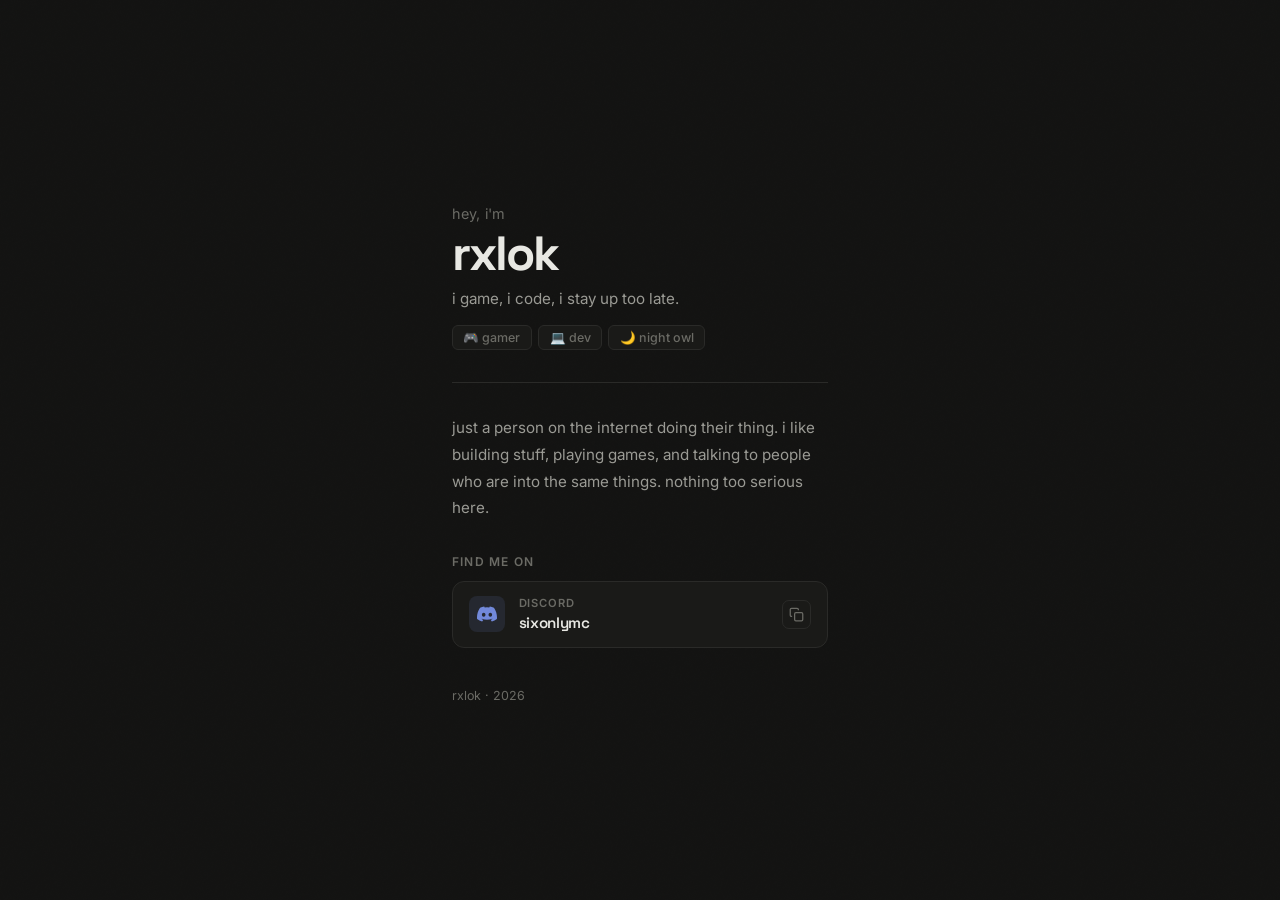
<file: index.html>
<!DOCTYPE html>
<html lang="en">
<head>
  <meta charset="UTF-8" />
  <meta name="viewport" content="width=device-width, initial-scale=1.0" />
  <title>rxlok — about me</title>
  <link rel="preconnect" href="https://fonts.googleapis.com" />
  <link rel="preconnect" href="https://fonts.gstatic.com" crossorigin />
  <link href="https://fonts.googleapis.com/css2?family=Inter:wght@300;400;500;600;700&family=Space+Grotesk:wght@400;500;700&display=swap" rel="stylesheet" />
  <link rel="stylesheet" href="style.css" />
</head>
<body>

  <div class="noise"></div>

  <main class="container">

    <!-- Hero -->
    <section class="hero">
      <p class="greeting">hey, i'm</p>
      <h1 class="name">rxlok</h1>
      <p class="tagline">i game, i code, i stay up too late.</p>

      <div class="badges">
        <span class="badge">🎮 gamer</span>
        <span class="badge">💻 dev</span>
        <span class="badge">🌙 night owl</span>
      </div>
    </section>

    <div class="divider"></div>

    <!-- About blurb -->
    <section class="about">
      <p>
        just a person on the internet doing their thing. i like building stuff, playing games, and talking to people who are into the same things. nothing too serious here.
      </p>
    </section>

    <!-- Contact -->
    <section class="contact">
      <p class="section-label">find me on</p>
      <div class="card card--discord">
        <div class="card-icon">
          <svg viewBox="0 0 24 24" fill="currentColor" width="20" height="20">
            <path d="M20.317 4.37a19.791 19.791 0 0 0-4.885-1.515.074.074 0 0 0-.079.037c-.21.375-.444.864-.608 1.25a18.27 18.27 0 0 0-5.487 0 12.64 12.64 0 0 0-.617-1.25.077.077 0 0 0-.079-.037A19.736 19.736 0 0 0 3.677 4.37a.07.07 0 0 0-.032.027C.533 9.046-.32 13.58.099 18.057a.082.082 0 0 0 .031.057 19.9 19.9 0 0 0 5.993 3.03.078.078 0 0 0 .084-.028 14.09 14.09 0 0 0 1.226-1.994.076.076 0 0 0-.041-.106 13.107 13.107 0 0 1-1.872-.892.077.077 0 0 1-.008-.128 10.2 10.2 0 0 0 .372-.292.074.074 0 0 1 .077-.01c3.928 1.793 8.18 1.793 12.062 0a.074.074 0 0 1 .078.01c.12.098.246.198.373.292a.077.077 0 0 1-.006.127 12.299 12.299 0 0 1-1.873.892.077.077 0 0 0-.041.107c.36.698.772 1.362 1.225 1.993a.076.076 0 0 0 .084.028 19.839 19.839 0 0 0 6.002-3.03.077.077 0 0 0 .032-.054c.5-5.177-.838-9.674-3.549-13.66a.061.061 0 0 0-.031-.03zM8.02 15.33c-1.183 0-2.157-1.085-2.157-2.419 0-1.333.956-2.419 2.157-2.419 1.21 0 2.176 1.096 2.157 2.42 0 1.333-.956 2.418-2.157 2.418zm7.975 0c-1.183 0-2.157-1.085-2.157-2.419 0-1.333.955-2.419 2.157-2.419 1.21 0 2.176 1.096 2.157 2.42 0 1.333-.946 2.418-2.157 2.418z"/>
          </svg>
        </div>
        <div class="card-content">
          <p class="card-label">Discord</p>
          <p class="card-value">sixonlymc</p>
        </div>
        <button class="copy-btn" onclick="copyText('sixonlymc', this)" title="Copy username">
          <svg viewBox="0 0 24 24" fill="none" stroke="currentColor" stroke-width="2" width="15" height="15">
            <rect x="9" y="9" width="13" height="13" rx="2" ry="2"></rect>
            <path d="M5 15H4a2 2 0 0 1-2-2V4a2 2 0 0 1 2-2h9a2 2 0 0 1 2 2v1"></path>
          </svg>
        </button>
      </div>
    </section>

    <!-- Footer -->
    <footer class="footer">
      <p>rxlok · <span class="year">2026</span></p>
    </footer>

  </main>

  <script src="67.js"></script>
  <script src="script.js"></script>
</body>
</html>
</file>
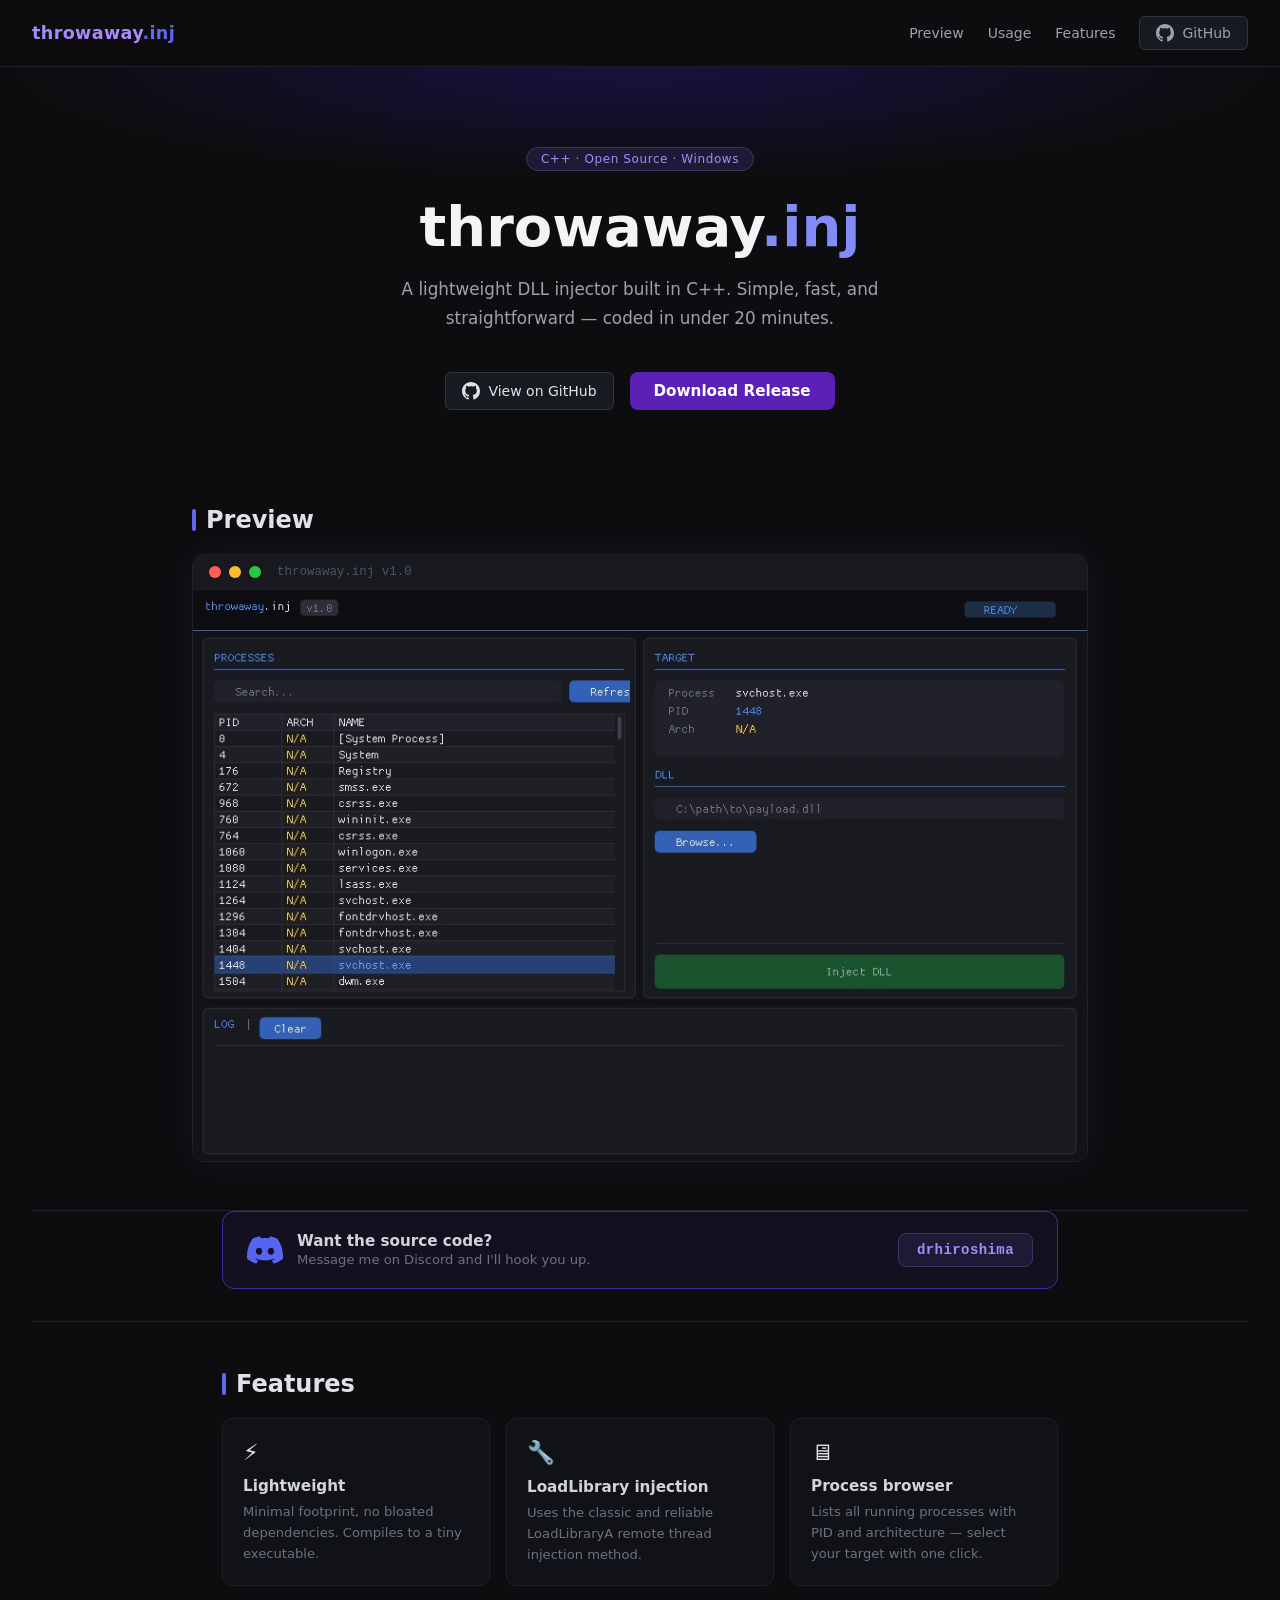
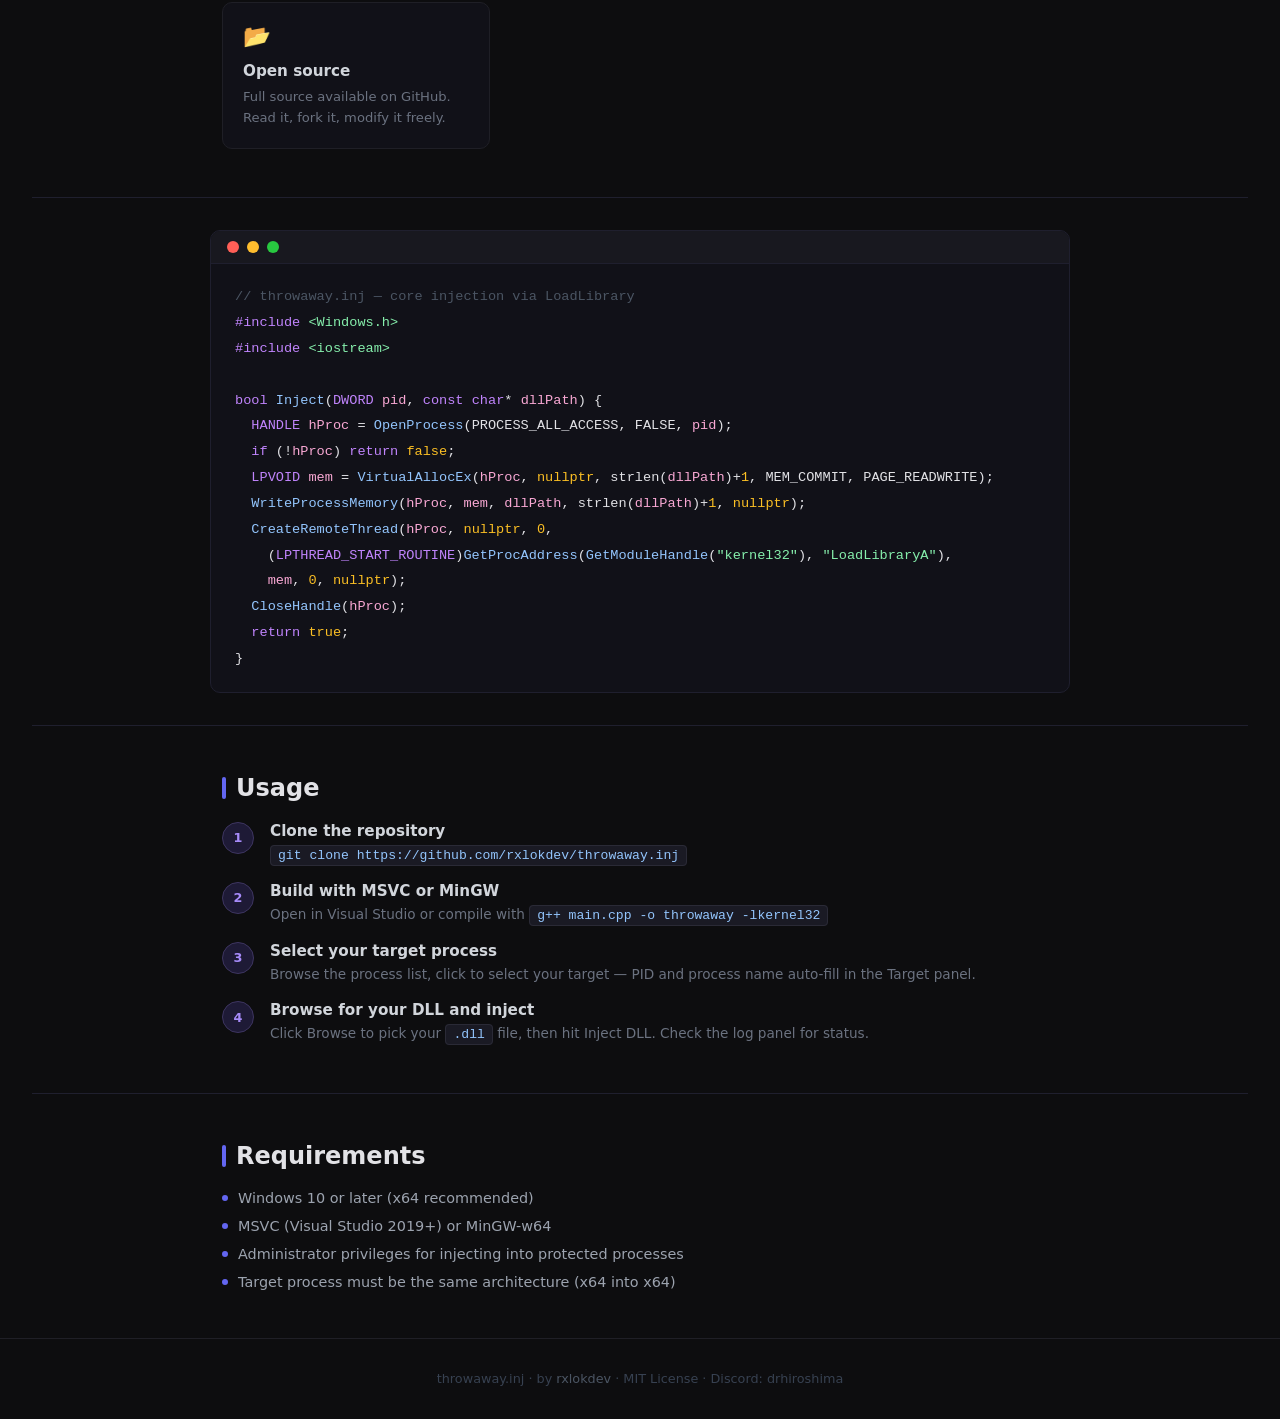
<file: index.html.html>
<!DOCTYPE html>
<html lang="en">
<head>
<meta charset="UTF-8">
<meta name="viewport" content="width=device-width, initial-scale=1.0">
<title>throwaway.inj — DLL Injector</title>
<style>
  * { margin: 0; padding: 0; box-sizing: border-box; }
  body { background: #0d0d0f; color: #e2e2e6; font-family: 'Segoe UI', system-ui, sans-serif; min-height: 100vh; }

  nav {
    display: flex; align-items: center; justify-content: space-between;
    padding: 1rem 2rem; border-bottom: 1px solid #1f1f26;
    background: #0d0d0f; position: sticky; top: 0; z-index: 10;
  }
  .logo { font-size: 1.1rem; font-weight: 600; color: #a78bfa; letter-spacing: 0.02em; }
  .logo span { color: #6366f1; }
  .nav-links { display: flex; gap: 1.5rem; align-items: center; }
  .nav-links a { color: #9ca3af; font-size: 0.875rem; text-decoration: none; transition: color 0.2s; }
  .nav-links a:hover { color: #e2e2e6; }

  .gh-btn {
    display: inline-flex; align-items: center; gap: 8px;
    background: #161b22; color: #e2e2e6; border: 1px solid #30363d;
    padding: 7px 16px; border-radius: 6px; font-size: 0.875rem;
    text-decoration: none; transition: background 0.2s, border-color 0.2s;
    font-weight: 500;
  }
  .gh-btn:hover { background: #21262d; border-color: #8b949e; color: #fff; }
  .gh-icon { width: 18px; height: 18px; fill: currentColor; }

  .hero {
    text-align: center; padding: 5rem 2rem 3rem;
    background: radial-gradient(ellipse 70% 40% at 50% 0%, #1a1040 0%, transparent 70%);
  }
  .badge {
    display: inline-block; background: #1e1a36; color: #a78bfa;
    border: 1px solid #3d3560; border-radius: 999px; font-size: 0.75rem;
    padding: 4px 14px; margin-bottom: 1.5rem; letter-spacing: 0.05em;
  }
  h1 { font-size: clamp(2rem, 5vw, 3.5rem); font-weight: 700; color: #f4f4f6; line-height: 1.15; margin-bottom: 1rem; }
  h1 .accent { color: #818cf8; }
  .hero-sub { color: #9ca3af; font-size: 1.05rem; max-width: 520px; margin: 0 auto 2.5rem; line-height: 1.7; }

  .hero-btns { display: flex; gap: 1rem; justify-content: center; flex-wrap: wrap; }
  .btn-primary {
    display: inline-flex; align-items: center; gap: 8px;
    background: #5b21b6; color: #fff; border: none;
    padding: 10px 24px; border-radius: 8px; font-size: 0.95rem; font-weight: 600;
    text-decoration: none; transition: background 0.2s, transform 0.15s;
  }
  .btn-primary:hover { background: #6d28d9; transform: translateY(-1px); }

  .preview-section { padding: 3rem 2rem; max-width: 960px; margin: 0 auto; }
  .preview-section h2 { font-size: 1.5rem; font-weight: 600; color: #e2e2e6; margin-bottom: 1.25rem; display: flex; align-items: center; gap: 10px; }
  .preview-section h2::before { content: ''; display: inline-block; width: 4px; height: 22px; background: #6366f1; border-radius: 2px; }
  .preview-wrap { border: 1px solid #1f1f2e; border-radius: 12px; overflow: hidden; background: #111118; box-shadow: 0 0 40px rgba(99,102,241,0.08); }
  .preview-bar { background: #18181f; padding: 10px 16px; display: flex; gap: 8px; border-bottom: 1px solid #1f1f2e; align-items: center; }
  .dot { width: 12px; height: 12px; border-radius: 50%; }
  .dot-r { background: #ff5f57; } .dot-y { background: #ffbd2e; } .dot-g { background: #28c840; }
  .preview-bar span { color: #4b5563; font-size: 0.78rem; margin-left: 8px; font-family: monospace; }
  .preview-wrap img { width: 100%; display: block; }

  .code-strip { background: #111118; border: 1px solid #1f1f2e; border-radius: 10px; overflow: hidden; max-width: 860px; margin: 0 auto 2rem; }
  .code-bar { background: #18181f; padding: 10px 16px; display: flex; gap: 8px; border-bottom: 1px solid #1f1f2e; }
  .code-body { padding: 1.25rem 1.5rem; font-family: 'Cascadia Code', 'Fira Code', monospace; font-size: 0.85rem; line-height: 1.9; overflow-x: auto; }
  .c-kw { color: #c084fc; } .c-fn { color: #93c5fd; } .c-str { color: #86efac; }
  .c-cm { color: #4b5563; } .c-var { color: #f9a8d4; } .c-num { color: #fbbf24; }

  section { padding: 3rem 2rem; max-width: 900px; margin: 0 auto; }
  h2 { font-size: 1.5rem; font-weight: 600; color: #e2e2e6; margin-bottom: 1.25rem; display: flex; align-items: center; gap: 10px; }
  h2::before { content: ''; display: inline-block; width: 4px; height: 22px; background: #6366f1; border-radius: 2px; }

  .cards { display: grid; grid-template-columns: repeat(auto-fit, minmax(200px, 1fr)); gap: 1rem; margin-top: 1rem; }
  .card { background: #111118; border: 1px solid #1f1f26; border-radius: 10px; padding: 1.25rem; transition: border-color 0.2s; }
  .card:hover { border-color: #3730a3; }
  .card-icon { font-size: 1.4rem; margin-bottom: 0.75rem; }
  .card h3 { font-size: 0.95rem; font-weight: 600; color: #d1d5db; margin-bottom: 0.4rem; }
  .card p { font-size: 0.82rem; color: #6b7280; line-height: 1.6; }

  .steps { display: flex; flex-direction: column; gap: 1rem; }
  .step { display: flex; gap: 1rem; align-items: flex-start; }
  .step-num { min-width: 32px; height: 32px; background: #1e1a36; color: #a78bfa; border-radius: 50%; display: flex; align-items: center; justify-content: center; font-size: 0.8rem; font-weight: 700; border: 1px solid #3d3560; }
  .step-body h4 { font-size: 0.95rem; color: #d1d5db; margin-bottom: 0.25rem; font-weight: 600; }
  .step-body p { font-size: 0.85rem; color: #6b7280; line-height: 1.6; }
  code { background: #1a1a24; border: 1px solid #2a2a36; border-radius: 4px; padding: 2px 7px; font-family: monospace; font-size: 0.82rem; color: #93c5fd; }

  .req-list { list-style: none; display: flex; flex-direction: column; gap: 0.75rem; }
  .req-list li { display: flex; align-items: center; gap: 10px; font-size: 0.9rem; color: #9ca3af; }
  .req-list li::before { content: ''; display: inline-block; width: 6px; height: 6px; background: #6366f1; border-radius: 50%; flex-shrink: 0; }

  .discord-banner { max-width: 900px; margin: 0 auto 1rem; padding: 0 2rem; }
  .discord-inner {
    display: flex; align-items: center; justify-content: space-between; flex-wrap: wrap; gap: 1rem;
    background: #13111f; border: 1px solid #3730a3; border-radius: 12px; padding: 1.25rem 1.5rem;
  }
  .discord-left { display: flex; align-items: center; gap: 14px; }
  .discord-logo { width: 36px; height: 36px; flex-shrink: 0; }
  .discord-text h4 { font-size: 0.95rem; font-weight: 600; color: #d1d5db; margin-bottom: 2px; }
  .discord-text p { font-size: 0.82rem; color: #6b7280; }
  .discord-tag { background: #1e1a36; color: #a78bfa; border: 1px solid #3d3560; border-radius: 8px; padding: 8px 18px; font-size: 0.875rem; font-weight: 600; font-family: monospace; letter-spacing: 0.03em; white-space: nowrap; }

  footer { text-align: center; padding: 2rem; border-top: 1px solid #1f1f26; color: #374151; font-size: 0.8rem; }
  footer a { color: #4b5563; text-decoration: none; }
  footer a:hover { color: #9ca3af; }
  .divider { border: none; border-top: 1px solid #1f1f2e; margin: 0 2rem; }
</style>
</head>
<body>

  <nav>
    <div class="logo">throwaway<span>.inj</span></div>
    <div class="nav-links">
      <a href="#preview">Preview</a>
      <a href="#usage">Usage</a>
      <a href="#features">Features</a>
      <a href="https://github.com/rxlokdev/throwaway.inj" class="gh-btn" target="_blank" rel="noopener">
        <svg class="gh-icon" viewBox="0 0 16 16" aria-hidden="true"><path d="M8 0C3.58 0 0 3.58 0 8c0 3.54 2.29 6.53 5.47 7.59.4.07.55-.17.55-.38 0-.19-.01-.82-.01-1.49-2.01.37-2.53-.49-2.69-.94-.09-.23-.48-.94-.82-1.13-.28-.15-.68-.52-.01-.53.63-.01 1.08.58 1.23.82.72 1.21 1.87.87 2.33.66.07-.52.28-.87.51-1.07-1.78-.2-3.64-.89-3.64-3.95 0-.87.31-1.59.82-2.15-.08-.2-.36-1.02.08-2.12 0 0 .67-.21 2.2.82.64-.18 1.32-.27 2-.27.68 0 1.36.09 2 .27 1.53-1.04 2.2-.82 2.2-.82.44 1.1.16 1.92.08 2.12.51.56.82 1.27.82 2.15 0 3.07-1.87 3.75-3.65 3.95.29.25.54.73.54 1.48 0 1.07-.01 1.93-.01 2.2 0 .21.15.46.55.38A8.013 8.013 0 0016 8c0-4.42-3.58-8-8-8z"/></svg>
        GitHub
      </a>
    </div>
  </nav>

  <div class="hero">
    <div class="badge">C++ &middot; Open Source &middot; Windows</div>
    <h1>throwaway<span class="accent">.inj</span></h1>
    <p class="hero-sub">A lightweight DLL injector built in C++. Simple, fast, and straightforward &mdash; coded in under 20 minutes.</p>
    <div class="hero-btns">
      <a href="https://github.com/rxlokdev/throwaway.inj" class="gh-btn" target="_blank" rel="noopener">
        <svg class="gh-icon" viewBox="0 0 16 16" aria-hidden="true"><path d="M8 0C3.58 0 0 3.58 0 8c0 3.54 2.29 6.53 5.47 7.59.4.07.55-.17.55-.38 0-.19-.01-.82-.01-1.49-2.01.37-2.53-.49-2.69-.94-.09-.23-.48-.94-.82-1.13-.28-.15-.68-.52-.01-.53.63-.01 1.08.58 1.23.82.72 1.21 1.87.87 2.33.66.07-.52.28-.87.51-1.07-1.78-.2-3.64-.89-3.64-3.95 0-.87.31-1.59.82-2.15-.08-.2-.36-1.02.08-2.12 0 0 .67-.21 2.2.82.64-.18 1.32-.27 2-.27.68 0 1.36.09 2 .27 1.53-1.04 2.2-.82 2.2-.82.44 1.1.16 1.92.08 2.12.51.56.82 1.27.82 2.15 0 3.07-1.87 3.75-3.65 3.95.29.25.54.73.54 1.48 0 1.07-.01 1.93-.01 2.2 0 .21.15.46.55.38A8.013 8.013 0 0016 8c0-4.42-3.58-8-8-8z"/></svg>
        View on GitHub
      </a>
      <a href="https://github.com/rxlokdev/throwaway.inj/releases" class="btn-primary" target="_blank" rel="noopener">
        Download Release
      </a>
    </div>
  </div>

  <div class="preview-section" id="preview">
    <h2>Preview</h2>
    <div class="preview-wrap">
      <div class="preview-bar">
        <div class="dot dot-r"></div><div class="dot dot-y"></div><div class="dot dot-g"></div>
        <span>throwaway.inj v1.0</span>
      </div>
      <img src="[data-uri]" alt="throwaway.inj application screenshot" />
    </div>
  </div>

  <hr class="divider">

  <div class="discord-banner">
    <div class="discord-inner">
      <div class="discord-left">
        <svg class="discord-logo" viewBox="0 0 127.14 96.36" xmlns="http://www.w3.org/2000/svg">
          <path fill="#5865F2" d="M107.7 8.07A105.15 105.15 0 0081.47 0a72.06 72.06 0 00-3.36 6.83 97.68 97.68 0 00-29.11 0A72.37 72.37 0 0045.64 0a105.89 105.89 0 00-26.25 8.09C2.79 32.65-1.71 56.6.54 80.21a105.73 105.73 0 0032.17 16.15 77.7 77.7 0 006.89-11.11 68.42 68.42 0 01-10.85-5.18c.91-.66 1.8-1.34 2.66-2a75.57 75.57 0 0064.32 0c.87.71 1.76 1.39 2.66 2a68.68 68.68 0 01-10.87 5.19 77 77 0 006.89 11.1 105.25 105.25 0 0032.19-16.14c2.64-27.38-4.51-51.11-18.9-72.15zM42.45 65.69C36.18 65.69 31 60 31 53s5-12.74 11.43-12.74S54 46 53.89 53s-5.05 12.69-11.44 12.69zm42.24 0C78.41 65.69 73.25 60 73.25 53s5-12.74 11.44-12.74S96.23 46 96.12 53s-5.04 12.69-11.43 12.69z"/>
        </svg>
        <div class="discord-text">
          <h4>Want the source code?</h4>
          <p>Message me on Discord and I'll hook you up.</p>
        </div>
      </div>
      <div class="discord-tag">drhiroshima</div>
    </div>
  </div>

  <hr class="divider" style="margin-top:2rem">

  <section id="features">
    <h2>Features</h2>
    <div class="cards">
      <div class="card">
        <div class="card-icon">&#9889;</div>
        <h3>Lightweight</h3>
        <p>Minimal footprint, no bloated dependencies. Compiles to a tiny executable.</p>
      </div>
      <div class="card">
        <div class="card-icon">&#128295;</div>
        <h3>LoadLibrary injection</h3>
        <p>Uses the classic and reliable LoadLibraryA remote thread injection method.</p>
      </div>
      <div class="card">
        <div class="card-icon">&#128421;</div>
        <h3>Process browser</h3>
        <p>Lists all running processes with PID and architecture &mdash; select your target with one click.</p>
      </div>
      <div class="card">
        <div class="card-icon">&#128194;</div>
        <h3>Open source</h3>
        <p>Full source available on GitHub. Read it, fork it, modify it freely.</p>
      </div>
    </div>
  </section>

  <hr class="divider">

  <div class="code-strip" style="margin: 2rem auto;">
    <div class="code-bar">
      <div class="dot dot-r"></div><div class="dot dot-y"></div><div class="dot dot-g"></div>
    </div>
    <div class="code-body">
      <span class="c-cm">// throwaway.inj &mdash; core injection via LoadLibrary</span><br>
      <span class="c-kw">#include</span> <span class="c-str">&lt;Windows.h&gt;</span><br>
      <span class="c-kw">#include</span> <span class="c-str">&lt;iostream&gt;</span><br><br>
      <span class="c-kw">bool</span> <span class="c-fn">Inject</span>(<span class="c-kw">DWORD</span> <span class="c-var">pid</span>, <span class="c-kw">const char</span>* <span class="c-var">dllPath</span>) {<br>
      &nbsp;&nbsp;<span class="c-kw">HANDLE</span> <span class="c-var">hProc</span> = <span class="c-fn">OpenProcess</span>(PROCESS_ALL_ACCESS, FALSE, <span class="c-var">pid</span>);<br>
      &nbsp;&nbsp;<span class="c-kw">if</span> (!<span class="c-var">hProc</span>) <span class="c-kw">return</span> <span class="c-num">false</span>;<br>
      &nbsp;&nbsp;<span class="c-kw">LPVOID</span> <span class="c-var">mem</span> = <span class="c-fn">VirtualAllocEx</span>(<span class="c-var">hProc</span>, <span class="c-num">nullptr</span>, strlen(<span class="c-var">dllPath</span>)+<span class="c-num">1</span>, MEM_COMMIT, PAGE_READWRITE);<br>
      &nbsp;&nbsp;<span class="c-fn">WriteProcessMemory</span>(<span class="c-var">hProc</span>, <span class="c-var">mem</span>, <span class="c-var">dllPath</span>, strlen(<span class="c-var">dllPath</span>)+<span class="c-num">1</span>, <span class="c-num">nullptr</span>);<br>
      &nbsp;&nbsp;<span class="c-fn">CreateRemoteThread</span>(<span class="c-var">hProc</span>, <span class="c-num">nullptr</span>, <span class="c-num">0</span>,<br>
      &nbsp;&nbsp;&nbsp;&nbsp;(<span class="c-kw">LPTHREAD_START_ROUTINE</span>)<span class="c-fn">GetProcAddress</span>(<span class="c-fn">GetModuleHandle</span>(<span class="c-str">"kernel32"</span>), <span class="c-str">"LoadLibraryA"</span>),<br>
      &nbsp;&nbsp;&nbsp;&nbsp;<span class="c-var">mem</span>, <span class="c-num">0</span>, <span class="c-num">nullptr</span>);<br>
      &nbsp;&nbsp;<span class="c-fn">CloseHandle</span>(<span class="c-var">hProc</span>);<br>
      &nbsp;&nbsp;<span class="c-kw">return</span> <span class="c-num">true</span>;<br>
      }
    </div>
  </div>

  <hr class="divider">

  <section id="usage">
    <h2>Usage</h2>
    <div class="steps">
      <div class="step">
        <div class="step-num">1</div>
        <div class="step-body">
          <h4>Clone the repository</h4>
          <p><code>git clone https://github.com/rxlokdev/throwaway.inj</code></p>
        </div>
      </div>
      <div class="step">
        <div class="step-num">2</div>
        <div class="step-body">
          <h4>Build with MSVC or MinGW</h4>
          <p>Open in Visual Studio or compile with <code>g++ main.cpp -o throwaway -lkernel32</code></p>
        </div>
      </div>
      <div class="step">
        <div class="step-num">3</div>
        <div class="step-body">
          <h4>Select your target process</h4>
          <p>Browse the process list, click to select your target &mdash; PID and process name auto-fill in the Target panel.</p>
        </div>
      </div>
      <div class="step">
        <div class="step-num">4</div>
        <div class="step-body">
          <h4>Browse for your DLL and inject</h4>
          <p>Click Browse to pick your <code>.dll</code> file, then hit Inject DLL. Check the log panel for status.</p>
        </div>
      </div>
    </div>
  </section>

  <hr class="divider">

  <section id="requirements">
    <h2>Requirements</h2>
    <ul class="req-list">
      <li>Windows 10 or later (x64 recommended)</li>
      <li>MSVC (Visual Studio 2019+) or MinGW-w64</li>
      <li>Administrator privileges for injecting into protected processes</li>
      <li>Target process must be the same architecture (x64 into x64)</li>
    </ul>
  </section>

  <footer>
    <p>throwaway.inj &middot; by <a href="https://github.com/rxlokdev" target="_blank">rxlokdev</a> &middot; MIT License &middot; Discord: drhiroshima</p>
  </footer>

</body>
</html>
</file>
<file: style.css>
*, *::before, *::after {
  box-sizing: border-box;
  margin: 0;
  padding: 0;
}

:root {
  --bg: #111110;
  --surface: #1a1a18;
  --surface-hover: #202020;
  --border: #2a2a28;
  --border-hover: #3a3a38;
  --text: #e8e8e3;
  --text-muted: #6b6b65;
  --text-soft: #9a9a94;
  --accent: #c8b8ff;
  --discord: #7289da;
  --radius: 12px;
}

html { scroll-behavior: smooth; }

body {
  background: var(--bg);
  color: var(--text);
  font-family: 'Inter', sans-serif;
  min-height: 100vh;
  display: flex;
  align-items: center;
  justify-content: center;
  overflow-x: hidden;
  -webkit-font-smoothing: antialiased;
}

/* subtle paper noise overlay */
.noise {
  position: fixed;
  inset: 0;
  pointer-events: none;
  z-index: 0;
  opacity: 0.035;
  background-image: url("data:image/svg+xml,%3Csvg viewBox='0 0 200 200' xmlns='http://www.w3.org/2000/svg'%3E%3Cfilter id='n'%3E%3CfeTurbulence type='fractalNoise' baseFrequency='0.9' numOctaves='4' stitchTiles='stitch'/%3E%3C/filter%3E%3Crect width='100%25' height='100%25' filter='url(%23n)'/%3E%3C/svg%3E");
  background-size: 180px 180px;
}

/* ── Layout ── */
.container {
  position: relative;
  z-index: 1;
  width: 100%;
  max-width: 440px;
  padding: 3.5rem 2rem 3rem;
  display: flex;
  flex-direction: column;
  gap: 2rem;
}

/* ── Hero ── */
.hero {
  display: flex;
  flex-direction: column;
  gap: 0.5rem;
}

.greeting {
  font-size: 0.9rem;
  color: var(--text-muted);
  font-weight: 400;
  letter-spacing: 0.01em;
}

.name {
  font-family: 'Space Grotesk', sans-serif;
  font-size: 3rem;
  font-weight: 700;
  letter-spacing: -2px;
  color: var(--text);
  line-height: 1;
}

.tagline {
  font-size: 0.95rem;
  color: var(--text-soft);
  font-weight: 400;
  margin-top: 0.15rem;
}

.badges {
  display: flex;
  gap: 0.4rem;
  flex-wrap: wrap;
  margin-top: 0.6rem;
}

.badge {
  background: var(--surface);
  border: 1px solid var(--border);
  border-radius: 6px;
  padding: 0.25rem 0.65rem;
  font-size: 0.78rem;
  color: var(--text-muted);
  font-weight: 500;
  transition: border-color 0.15s, color 0.15s;
  cursor: default;
}

.badge:hover {
  border-color: var(--border-hover);
  color: var(--text-soft);
}

/* ── Divider ── */
.divider {
  width: 100%;
  height: 1px;
  background: var(--border);
}

/* ── About ── */
.about p {
  font-size: 0.95rem;
  color: var(--text-soft);
  line-height: 1.75;
  font-weight: 400;
}

/* ── Contact ── */
.contact {
  display: flex;
  flex-direction: column;
  gap: 0.75rem;
}

.section-label {
  font-size: 0.75rem;
  text-transform: uppercase;
  letter-spacing: 0.1em;
  color: var(--text-muted);
  font-weight: 600;
}

.card {
  background: var(--surface);
  border: 1px solid var(--border);
  border-radius: var(--radius);
  padding: 0.9rem 1rem;
  display: flex;
  align-items: center;
  gap: 0.85rem;
  transition: background 0.15s, border-color 0.15s;
}

.card:hover {
  background: var(--surface-hover);
  border-color: var(--border-hover);
}

.card-icon {
  width: 36px;
  height: 36px;
  border-radius: 8px;
  display: flex;
  align-items: center;
  justify-content: center;
  flex-shrink: 0;
}

.card--discord .card-icon {
  background: rgba(114, 137, 218, 0.12);
  color: var(--discord);
}

.card-content {
  flex: 1;
  min-width: 0;
}

.card-label {
  font-size: 0.7rem;
  text-transform: uppercase;
  letter-spacing: 0.08em;
  color: var(--text-muted);
  font-weight: 600;
  margin-bottom: 0.15rem;
}

.card-value {
  font-size: 0.95rem;
  font-weight: 600;
  color: var(--text);
  font-family: 'Space Grotesk', sans-serif;
  letter-spacing: -0.3px;
}

/* ── Copy button ── */
.copy-btn {
  background: none;
  border: 1px solid var(--border);
  border-radius: 7px;
  color: var(--text-muted);
  cursor: pointer;
  padding: 0.38rem;
  display: flex;
  align-items: center;
  justify-content: center;
  transition: background 0.15s, color 0.15s, border-color 0.15s;
  flex-shrink: 0;
}

.copy-btn:hover {
  background: var(--surface-hover);
  color: var(--text-soft);
  border-color: var(--border-hover);
}

.copy-btn.copied {
  color: #5cb87a;
  border-color: rgba(92, 184, 122, 0.35);
}

/* ── Footer ── */
.footer {
  font-size: 0.78rem;
  color: var(--text-muted);
  padding-top: 0.5rem;
}

/* ── Entrance animation ── */
.hero {
  animation: fadeUp 0.5s ease both;
}
.divider {
  animation: fadeUp 0.5s ease both;
  animation-delay: 0.08s;
}
.about {
  animation: fadeUp 0.5s ease both;
  animation-delay: 0.14s;
}
.contact {
  animation: fadeUp 0.5s ease both;
  animation-delay: 0.2s;
}
.footer {
  animation: fadeUp 0.5s ease both;
  animation-delay: 0.26s;
}

@keyframes fadeUp {
  from { opacity: 0; transform: translateY(14px); }
  to   { opacity: 1; transform: translateY(0); }
}

/* ── Responsive ── */
@media (max-width: 400px) {
  .name { font-size: 2.4rem; }
  .container { padding: 2.5rem 1.25rem 2.5rem; }
}
</file>
